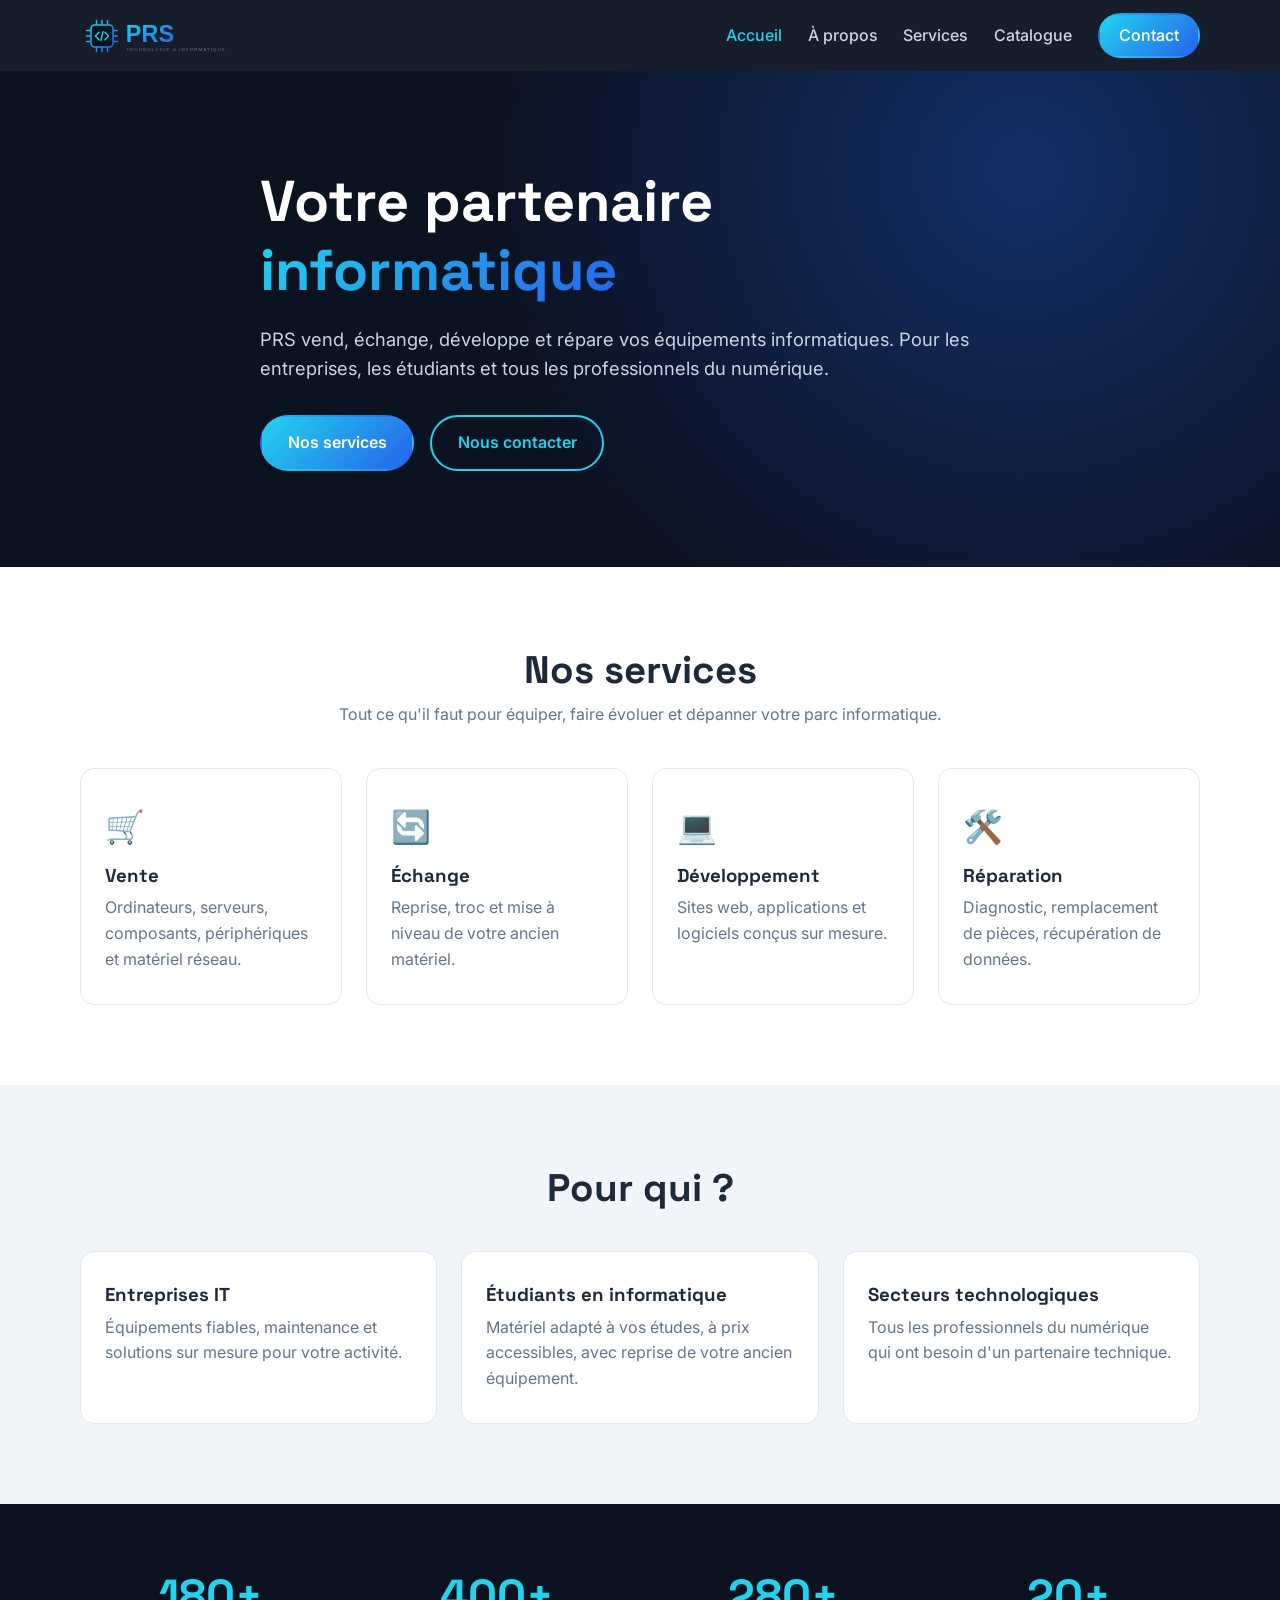
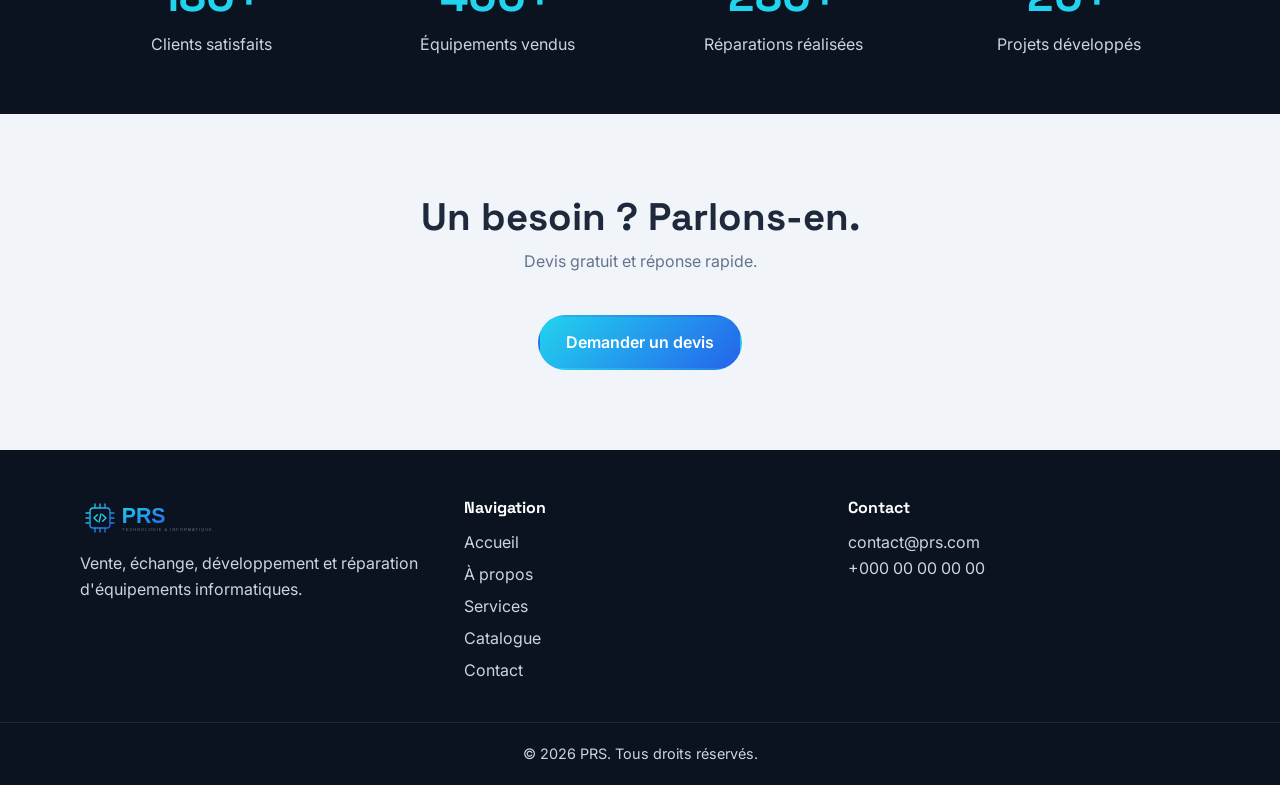
<file: index.html>
<!DOCTYPE html>
<html lang="fr">
<head>
  <meta charset="UTF-8">
  <meta name="viewport" content="width=device-width, initial-scale=1">
  <title>PRS | Vente, échange, développement et réparation informatique</title>
  <meta name="description" content="PRS : entreprise de technologie et d'informatique. Vente, échange, développement et réparation d'équipements informatiques.">
  <link rel="icon" href="img/logo-prs.svg" type="image/svg+xml">
  <link rel="preconnect" href="https://fonts.googleapis.com">
  <link rel="preconnect" href="https://fonts.gstatic.com" crossorigin>
  <link href="https://fonts.googleapis.com/css2?family=Inter:wght@400;500;600&family=JetBrains+Mono:wght@500&family=Space+Grotesk:wght@600;700&display=swap" rel="stylesheet">
  <link rel="stylesheet" href="css/style.css">
</head>
<body>

  <!-- EN-TÊTE -->
  <header class="header">
    <div class="container nav">
      <a href="index.html" class="logo"><img src="img/logo-prs.svg" alt="Logo PRS" height="44"></a>
      <button class="burger" id="burger" aria-label="Ouvrir le menu" aria-expanded="false">☰</button>
      <nav id="menu" class="menu">
        <a href="index.html" class="active">Accueil</a>
        <a href="a-propos.html">À propos</a>
        <a href="services.html">Services</a>
        <a href="catalogue.html">Catalogue</a>
        <a href="contact.html" class="btn btn-small">Contact</a>
      </nav>
    </div>
  </header>

  <main>
    <!-- BANNIÈRE -->
    <section class="hero">
      <div class="container hero-inner">
        <h1>Votre partenaire <span class="grad">informatique</span></h1>
        <p class="lead">PRS vend, échange, développe et répare vos équipements informatiques. Pour les entreprises, les étudiants et tous les professionnels du numérique.</p>
        <div class="actions">
          <a href="services.html" class="btn">Nos services</a>
          <a href="contact.html" class="btn btn-outline">Nous contacter</a>
        </div>
      </div>
    </section>

    <!-- SERVICES -->
    <section class="section">
      <div class="container">
        <h2>Nos services</h2>
        <p class="sub">Tout ce qu'il faut pour équiper, faire évoluer et dépanner votre parc informatique.</p>
        <div class="grid grid-4">
          <article class="card">
            <div class="icon">🛒</div>
            <h3>Vente</h3>
            <p>Ordinateurs, serveurs, composants, périphériques et matériel réseau.</p>
          </article>
          <article class="card">
            <div class="icon">🔄</div>
            <h3>Échange</h3>
            <p>Reprise, troc et mise à niveau de votre ancien matériel.</p>
          </article>
          <article class="card">
            <div class="icon">💻</div>
            <h3>Développement</h3>
            <p>Sites web, applications et logiciels conçus sur mesure.</p>
          </article>
          <article class="card">
            <div class="icon">🛠️</div>
            <h3>Réparation</h3>
            <p>Diagnostic, remplacement de pièces, récupération de données.</p>
          </article>
        </div>
      </div>
    </section>

    <!-- POUR QUI -->
    <section class="section section-light">
      <div class="container">
        <h2>Pour qui ?</h2>
        <div class="grid grid-3">
          <article class="card">
            <h3>Entreprises IT</h3>
            <p>Équipements fiables, maintenance et solutions sur mesure pour votre activité.</p>
          </article>
          <article class="card">
            <h3>Étudiants en informatique</h3>
            <p>Matériel adapté à vos études, à prix accessibles, avec reprise de votre ancien équipement.</p>
          </article>
          <article class="card">
            <h3>Secteurs technologiques</h3>
            <p>Tous les professionnels du numérique qui ont besoin d'un partenaire technique.</p>
          </article>
        </div>
      </div>
    </section>

    <!-- CHIFFRES CLÉS -->
    <section class="stats">
      <div class="container grid grid-4">
        <div><strong class="count" data-target="500">0</strong><span>Clients satisfaits</span></div>
        <div><strong class="count" data-target="1200">0</strong><span>Équipements vendus</span></div>
        <div><strong class="count" data-target="800">0</strong><span>Réparations réalisées</span></div>
        <div><strong class="count" data-target="60">0</strong><span>Projets développés</span></div>
      </div>
    </section>

    <!-- APPEL À L'ACTION -->
    <section class="section cta">
      <div class="container">
        <h2>Un besoin ? Parlons-en.</h2>
        <p class="sub">Devis gratuit et réponse rapide.</p>
        <a href="contact.html" class="btn">Demander un devis</a>
      </div>
    </section>
  </main>

  <!-- PIED DE PAGE -->
  <footer class="footer">
    <div class="container footer-inner">
      <div>
        <img src="img/logo-prs.svg" alt="Logo PRS" height="40">
        <p>Vente, échange, développement et réparation d'équipements informatiques.</p>
      </div>
      <div>
        <h4>Navigation</h4>
        <a href="index.html">Accueil</a>
        <a href="a-propos.html">À propos</a>
        <a href="services.html">Services</a>
        <a href="catalogue.html">Catalogue</a>
        <a href="contact.html">Contact</a>
      </div>
      <div>
        <h4>Contact</h4>
        <p>contact@prs.com</p>
        <p>+000 00 00 00 00</p>
      </div>
    </div>
    <p class="copy">© <span id="year"></span> PRS. Tous droits réservés.</p>
  </footer>

  <script src="js/main.js"></script>
</body>
</html>
</file>
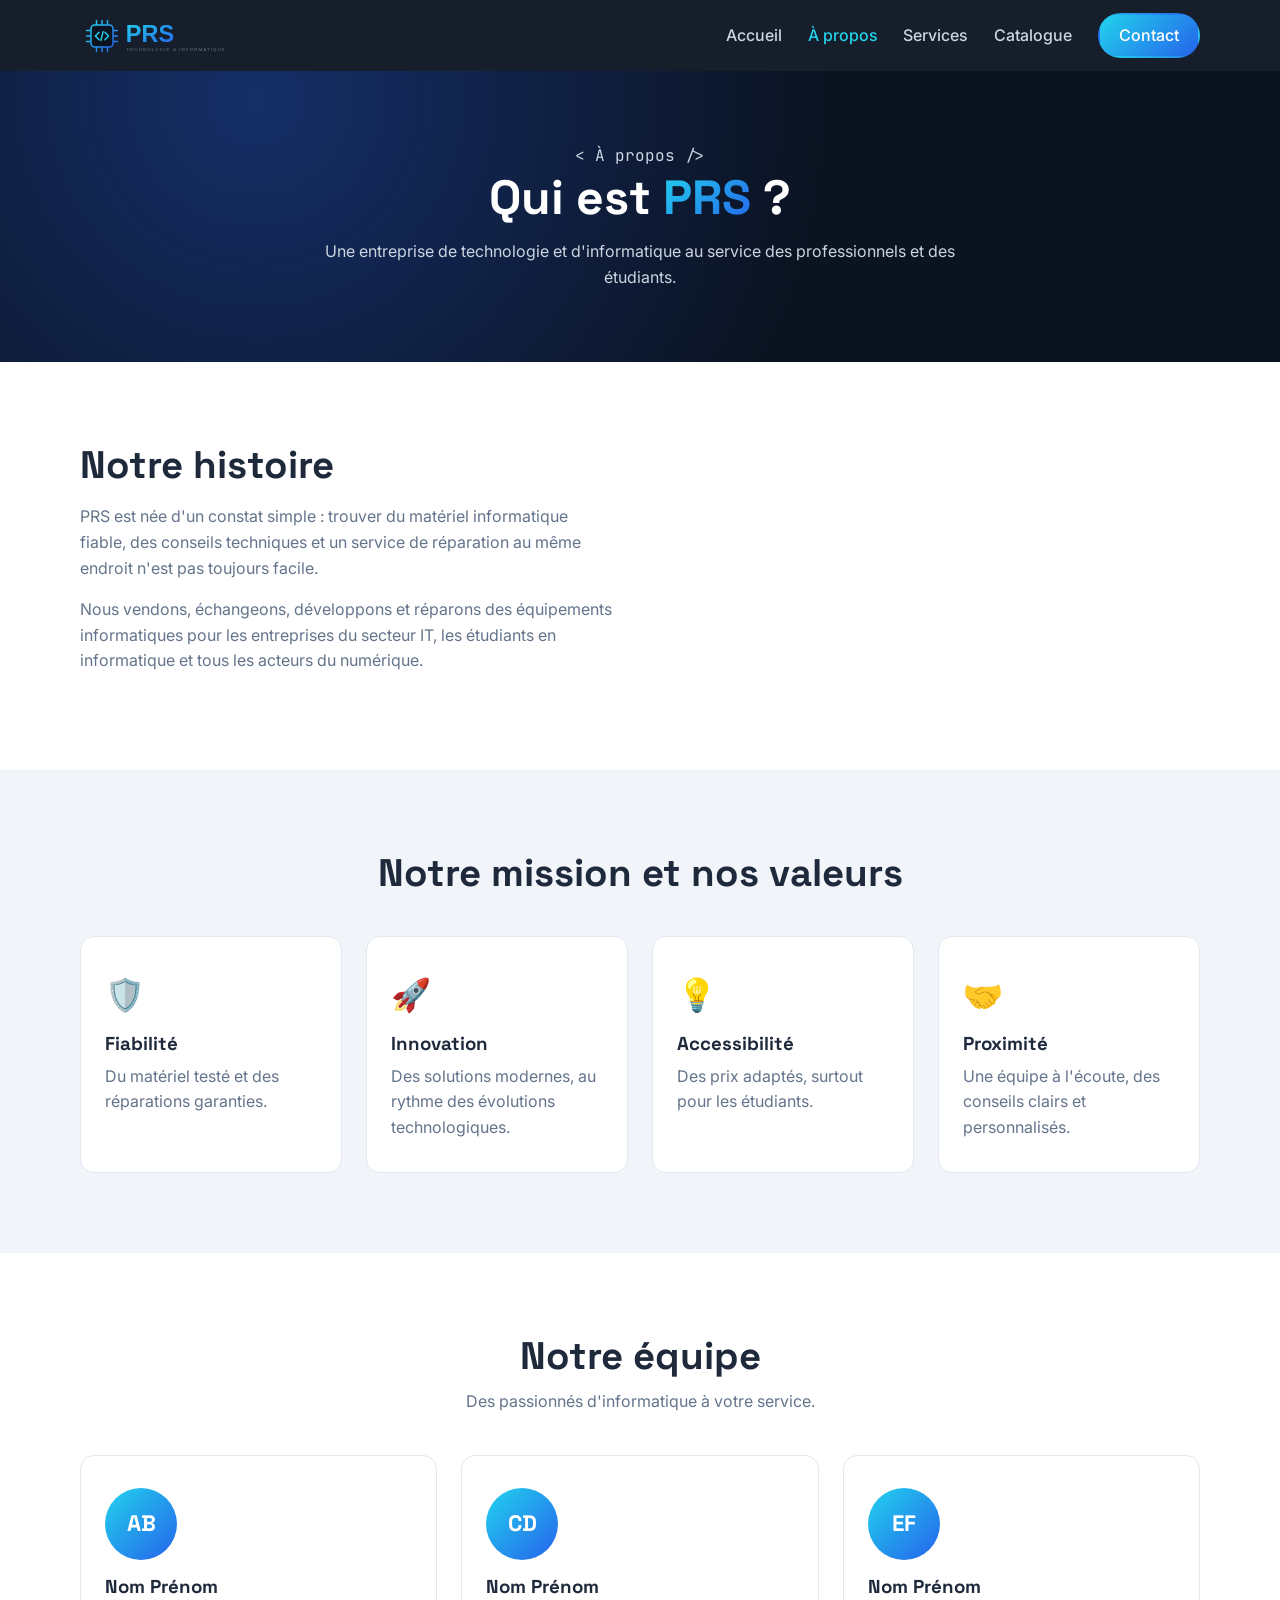
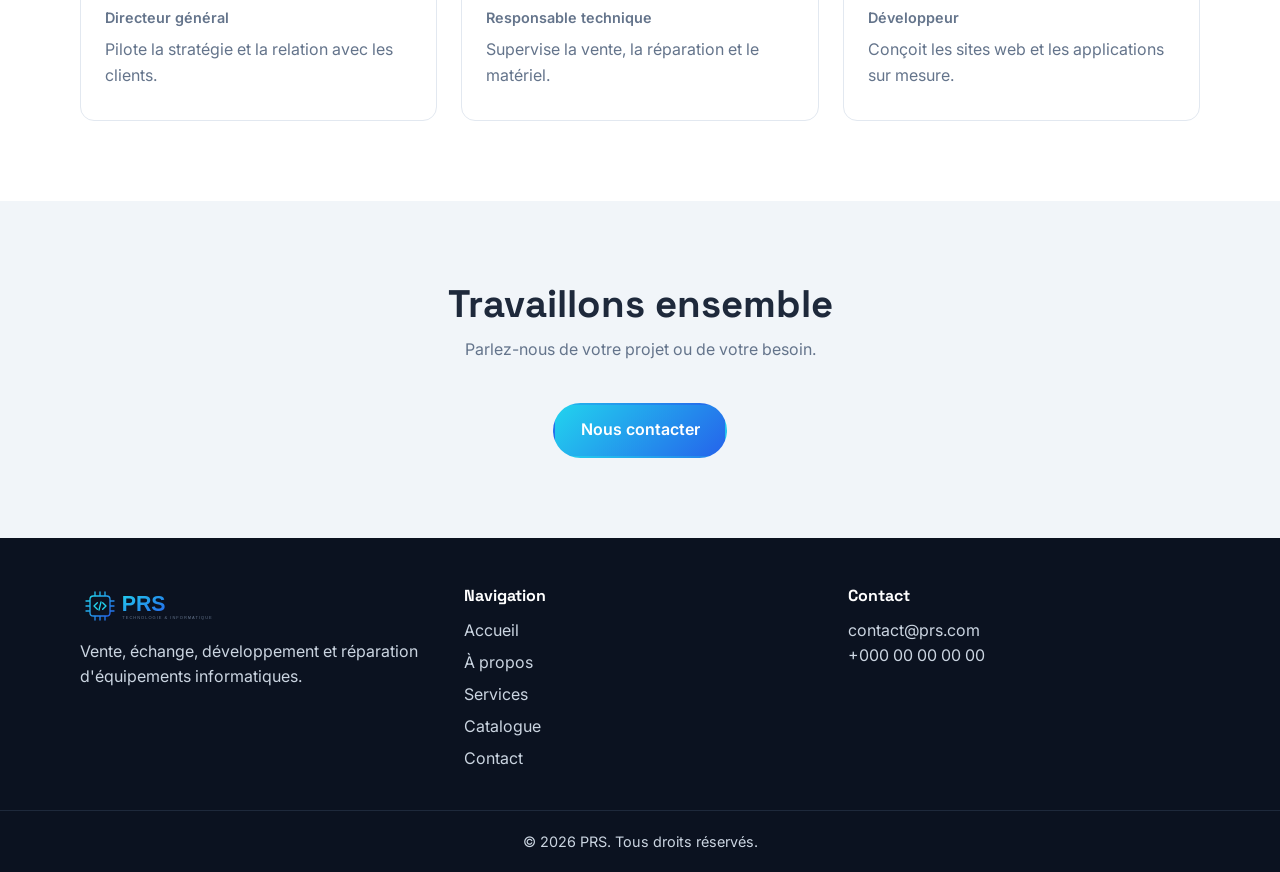
<file: a-propos.html>
<!DOCTYPE html>
<html lang="fr">
<head>
  <meta charset="UTF-8">
  <meta name="viewport" content="width=device-width, initial-scale=1">
  <title>À propos | PRS</title>
  <meta name="description" content="Découvrez PRS, entreprise de technologie et d'informatique : notre mission, nos valeurs et notre équipe.">
  <link rel="icon" href="img/logo-prs.svg" type="image/svg+xml">
  <link rel="preconnect" href="https://fonts.googleapis.com">
  <link rel="preconnect" href="https://fonts.gstatic.com" crossorigin>
  <link href="https://fonts.googleapis.com/css2?family=Inter:wght@400;500;600&family=JetBrains+Mono:wght@500&family=Space+Grotesk:wght@600;700&display=swap" rel="stylesheet">
  <link rel="stylesheet" href="css/style.css">
  <link rel="stylesheet" href="css/pages.css">
</head>
<body>

  <!-- EN-TÊTE -->
  <header class="header">
    <div class="container nav">
      <a href="index.html" class="logo"><img src="img/logo-prs.svg" alt="Logo PRS" height="44"></a>
      <button class="burger" id="burger" aria-label="Ouvrir le menu" aria-expanded="false">☰</button>
      <nav id="menu" class="menu">
        <a href="index.html">Accueil</a>
        <a href="a-propos.html" class="active">À propos</a>
        <a href="services.html">Services</a>
        <a href="catalogue.html">Catalogue</a>
        <a href="contact.html" class="btn btn-small">Contact</a>
      </nav>
    </div>
  </header>

  <main>
    <section class="page-hero">
      <div class="container">
        <p class="tag">&lt; À propos /&gt;</p>
        <h1>Qui est <span class="grad">PRS</span> ?</h1>
        <p>Une entreprise de technologie et d'informatique au service des professionnels et des étudiants.</p>
      </div>
    </section>

    <!-- PRÉSENTATION -->
    <section class="section">
      <div class="container split">
        <div>
          <h2>Notre histoire</h2>
          <p>PRS est née d'un constat simple : trouver du matériel informatique fiable, des conseils techniques et un service de réparation au même endroit n'est pas toujours facile.</p>
          <p>Nous vendons, échangeons, développons et réparons des équipements informatiques pour les entreprises du secteur IT, les étudiants en informatique et tous les acteurs du numérique.</p>
        </div>
      </div>
    </section>

    <!-- MISSION ET VALEURS -->
    <section class="section section-light">
      <div class="container">
        <h2>Notre mission et nos valeurs</h2>
        <div class="grid grid-4">
          <article class="card">
            <div class="icon">🛡️</div>
            <h3>Fiabilité</h3>
            <p>Du matériel testé et des réparations garanties.</p>
          </article>
          <article class="card">
            <div class="icon">🚀</div>
            <h3>Innovation</h3>
            <p>Des solutions modernes, au rythme des évolutions technologiques.</p>
          </article>
          <article class="card">
            <div class="icon">💡</div>
            <h3>Accessibilité</h3>
            <p>Des prix adaptés, surtout pour les étudiants.</p>
          </article>
          <article class="card">
            <div class="icon">🤝</div>
            <h3>Proximité</h3>
            <p>Une équipe à l'écoute, des conseils clairs et personnalisés.</p>
          </article>
        </div>
      </div>
    </section>

    <!-- ÉQUIPE -->
    <section class="section">
      <div class="container">
        <h2>Notre équipe</h2>
        <p class="sub">Des passionnés d'informatique à votre service.</p>
        <div class="grid grid-3">
          <article class="card">
            <div class="avatar">AB</div>
            <h3>Nom Prénom</h3>
            <p class="role">Directeur général</p>
            <p>Pilote la stratégie et la relation avec les clients.</p>
          </article>
          <article class="card">
            <div class="avatar">CD</div>
            <h3>Nom Prénom</h3>
            <p class="role">Responsable technique</p>
            <p>Supervise la vente, la réparation et le matériel.</p>
          </article>
          <article class="card">
            <div class="avatar">EF</div>
            <h3>Nom Prénom</h3>
            <p class="role">Développeur</p>
            <p>Conçoit les sites web et les applications sur mesure.</p>
          </article>
        </div>
      </div>
    </section>

    <section class="section cta">
      <div class="container">
        <h2>Travaillons ensemble</h2>
        <p class="sub">Parlez-nous de votre projet ou de votre besoin.</p>
        <a href="contact.html" class="btn">Nous contacter</a>
      </div>
    </section>
  </main>

  <!-- PIED DE PAGE -->
  <footer class="footer">
    <div class="container footer-inner">
      <div>
        <img src="img/logo-prs.svg" alt="Logo PRS" height="40">
        <p>Vente, échange, développement et réparation d'équipements informatiques.</p>
      </div>
      <div>
        <h4>Navigation</h4>
        <a href="index.html">Accueil</a>
        <a href="a-propos.html">À propos</a>
        <a href="services.html">Services</a>
        <a href="catalogue.html">Catalogue</a>
        <a href="contact.html">Contact</a>
      </div>
      <div>
        <h4>Contact</h4>
        <p>contact@prs.com</p>
        <p>+000 00 00 00 00</p>
      </div>
    </div>
    <p class="copy">© <span id="year"></span> PRS. Tous droits réservés.</p>
  </footer>

  <script src="js/main.js"></script>
</body>
</html>
</file>
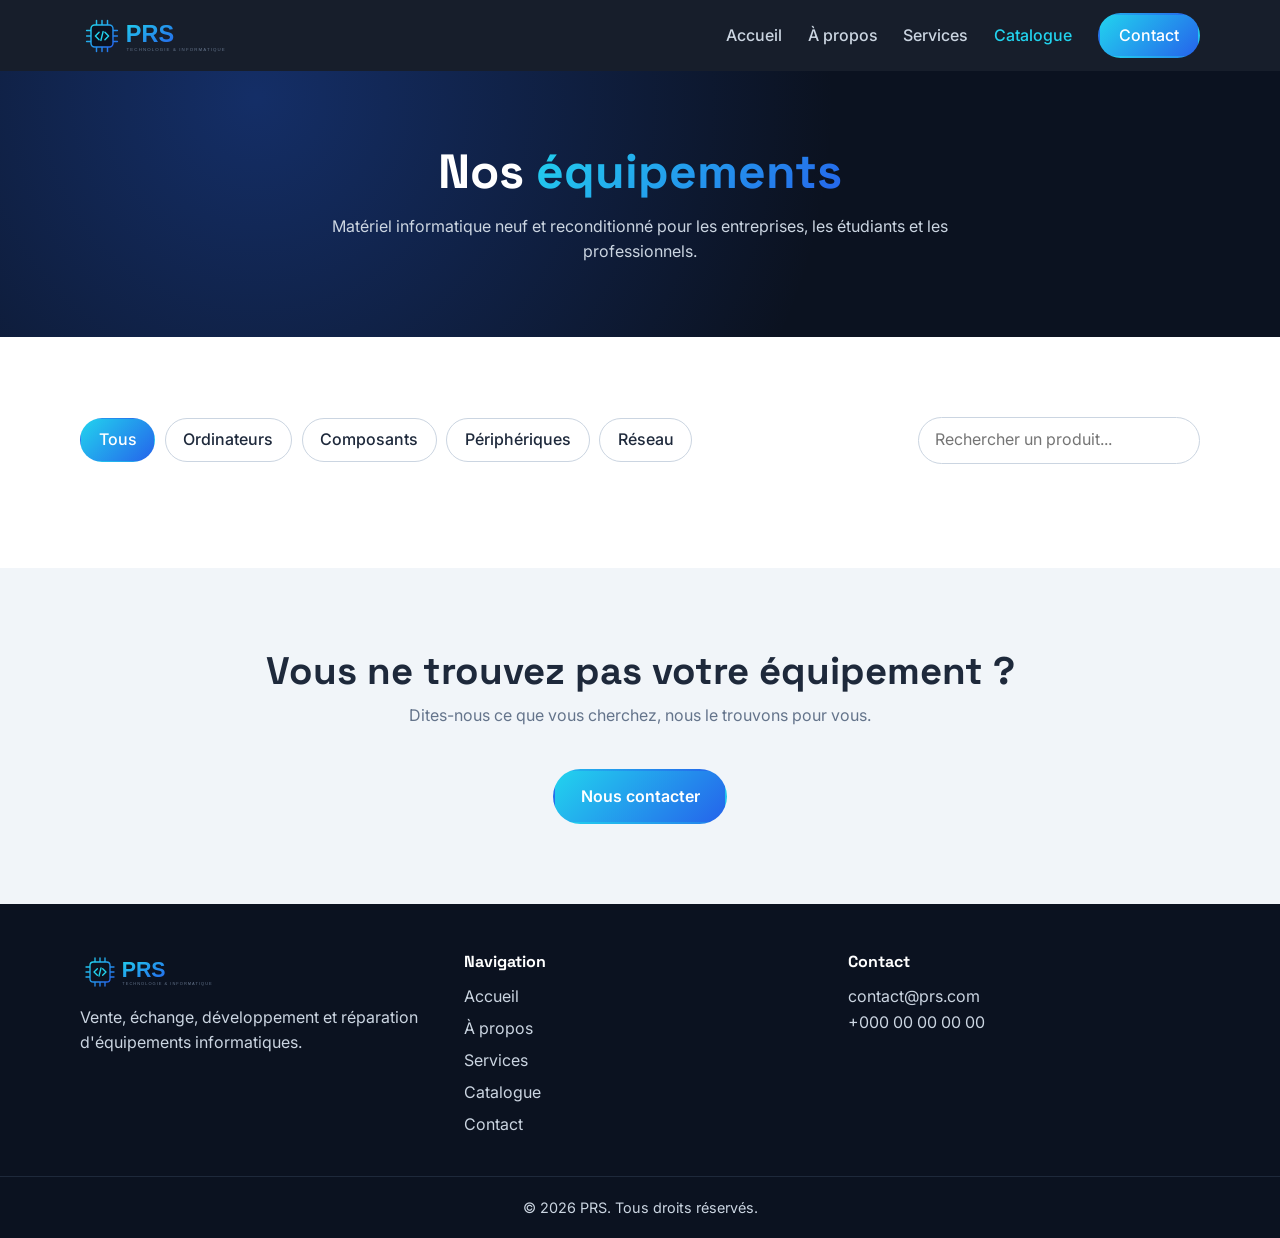
<file: catalogue.html>
<!DOCTYPE html>
<html lang="fr">
<head>
  <meta charset="UTF-8">
  <meta name="viewport" content="width=device-width, initial-scale=1">
  <title>Catalogue | PRS</title>
  <meta name="description" content="Catalogue PRS : ordinateurs, composants, périphériques et matériel réseau, neufs et reconditionnés.">
  <link rel="icon" href="img/logo-prs.svg" type="image/svg+xml">
  <link rel="preconnect" href="https://fonts.googleapis.com">
  <link rel="preconnect" href="https://fonts.gstatic.com" crossorigin>
  <link href="https://fonts.googleapis.com/css2?family=Inter:wght@400;500;600&family=JetBrains+Mono:wght@500&family=Space+Grotesk:wght@600;700&display=swap" rel="stylesheet">
  <link rel="stylesheet" href="css/style.css">
  <link rel="stylesheet" href="css/pages.css">
  <link rel="stylesheet" href="css/catalogue.css">
</head>
<body>

  <!-- EN-TÊTE -->
  <header class="header">
    <div class="container nav">
      <a href="index.html" class="logo"><img src="img/logo-prs.svg" alt="Logo PRS" height="44"></a>
      <button class="burger" id="burger" aria-label="Ouvrir le menu" aria-expanded="false">☰</button>
      <nav id="menu" class="menu">
        <a href="index.html">Accueil</a>
        <a href="a-propos.html">À propos</a>
        <a href="services.html">Services</a>
        <a href="catalogue.html" class="active">Catalogue</a>
        <a href="contact.html" class="btn btn-small">Contact</a>
      </nav>
    </div>
  </header>

  <main>
    <section class="page-hero">
      <div class="container">
        <h1>Nos <span class="grad">équipements</span></h1>
        <p>Matériel informatique neuf et reconditionné pour les entreprises, les étudiants et les professionnels.</p>
      </div>
    </section>

    <section class="section">
      <div class="container">

        <div class="toolbar">
          <div class="filters">
            <button class="filter-btn active" data-cat="Tous">Tous</button>
            <button class="filter-btn" data-cat="Ordinateurs">Ordinateurs</button>
            <button class="filter-btn" data-cat="Composants">Composants</button>
            <button class="filter-btn" data-cat="Périphériques">Périphériques</button>
            <button class="filter-btn" data-cat="Réseau">Réseau</button>
          </div>
          <input type="search" id="recherche" class="search" placeholder="Rechercher un produit..." aria-label="Rechercher un produit">
        </div>

        <p class="result-count" id="compteur"></p>

        <div class="grid grid-4" id="grille"></div>
        <p class="empty" id="vide">Aucun produit ne correspond à votre recherche.</p>

      </div>
    </section>

    <section class="section cta">
      <div class="container">
        <h2>Vous ne trouvez pas votre équipement ?</h2>
        <p class="sub">Dites-nous ce que vous cherchez, nous le trouvons pour vous.</p>
        <a href="contact.html" class="btn">Nous contacter</a>
      </div>
    </section>
  </main>

  <!-- PIED DE PAGE -->
  <footer class="footer">
    <div class="container footer-inner">
      <div>
        <img src="img/logo-prs.svg" alt="Logo PRS" height="40">
        <p>Vente, échange, développement et réparation d'équipements informatiques.</p>
      </div>
      <div>
        <h4>Navigation</h4>
        <a href="index.html">Accueil</a>
        <a href="a-propos.html">À propos</a>
        <a href="services.html">Services</a>
        <a href="catalogue.html">Catalogue</a>
        <a href="contact.html">Contact</a>
      </div>
      <div>
        <h4>Contact</h4>
        <p>contact@prs.com</p>
        <p>+000 00 00 00 00</p>
      </div>
    </div>
    <p class="copy">© <span id="year"></span> PRS. Tous droits réservés.</p>
  </footer>

  <script src="js/main.js"></script>
  <script src="js/catalogue.js"></script>
</body>
</html>
</file>
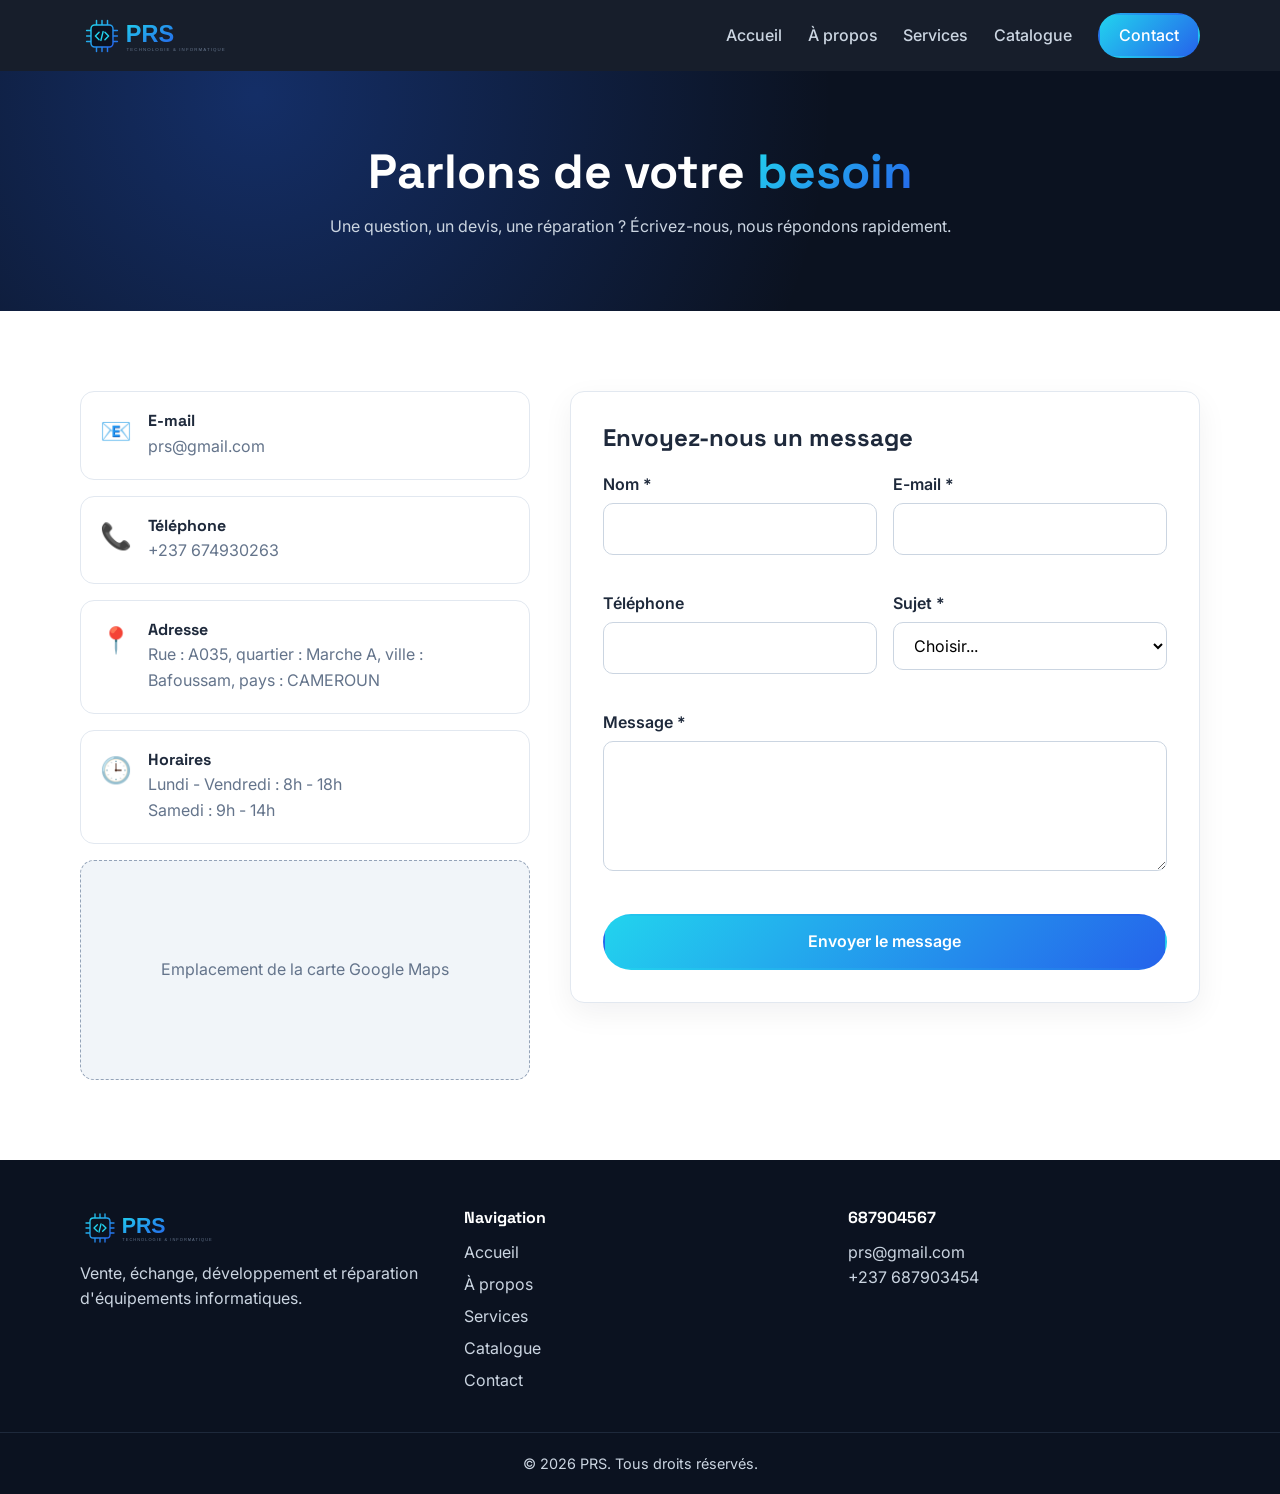
<file: contact.html>
<!DOCTYPE html>
<html lang="fr">
<head>
  <meta charset="UTF-8">
  <meta name="viewport" content="width=device-width, initial-scale=1">
  <title>Contact | PRS</title>
  <meta name="description" content="Contactez PRS pour un devis : vente, échange, développement ou réparation d'équipements informatiques.">
  <link rel="icon" href="img/logo-prs.svg" type="image/svg+xml">
  <link rel="preconnect" href="https://fonts.googleapis.com">
  <link rel="preconnect" href="https://fonts.gstatic.com" crossorigin>
  <link href="https://fonts.googleapis.com/css2?family=Inter:wght@400;500;600&family=JetBrains+Mono:wght@500&family=Space+Grotesk:wght@600;700&display=swap" rel="stylesheet">
  <link rel="stylesheet" href="css/style.css">
  <link rel="stylesheet" href="css/pages.css">
  <link rel="stylesheet" href="css/contact.css">
</head>
<body>

  <!-- EN-TÊTE -->
  <header class="header">
    <div class="container nav">
      <a href="index.html" class="logo"><img src="img/logo-prs.svg" alt="Logo PRS" height="44"></a>
      <button class="burger" id="burger" aria-label="Ouvrir le menu" aria-expanded="false">☰</button>
      <nav id="menu" class="menu">
        <a href="index.html">Accueil</a>
        <a href="a-propos.html">À propos</a>
        <a href="services.html">Services</a>
        <a href="catalogue.html">Catalogue</a>
        <a href="contact.html" class="btn btn-small">Contact</a>
      </nav>
    </div>
  </header>

  <main>
    <section class="page-hero">
      <div class="container">
        <h1>Parlons de votre <span class="grad">besoin</span></h1>
        <p>Une question, un devis, une réparation ? Écrivez-nous, nous répondons rapidement.</p>
      </div>
    </section>

    <section class="section">
      <div class="container contact-grid">

        <!-- COORDONNÉES : À REMPLIR AVEC LES VRAIES INFORMATIONS -->
        <div>
          <div class="info-list">
            <div class="info-item">
              <span class="icon">📧</span>
              <div><h3>E-mail</h3><p>prs@gmail.com</p></div> <!-- À REMPLIR -->
            </div>
            <div class="info-item">
              <span class="icon">📞</span>
              <div><h3>Téléphone</h3><p>+237 674930263</p></div> <!-- À REMPLIR -->
            </div>
            <div class="info-item">
              <span class="icon">📍</span>
              <div><h3>Adresse</h3><p>Rue : A035, quartier : Marche A, ville : Bafoussam, pays : CAMEROUN</p></div> <!-- À REMPLIR -->
            </div>
            <div class="info-item">
              <span class="icon">🕒</span>
              <div><h3>Horaires</h3><p>Lundi - Vendredi : 8h - 18h<br>Samedi : 9h - 14h</p></div> <!-- À REMPLIR -->
            </div>
          </div>

          <!-- CARTE : remplace ce bloc par le code « Intégrer une carte » de Google Maps -->
          <div class="map-box">
            Emplacement de la carte Google Maps
            <!-- <iframe src="COLLE_ICI_LE_LIEN_GOOGLE_MAPS" loading="lazy"></iframe> -->
          </div>
        </div>

        <!-- FORMULAIRE -->
        <div class="form-box">
          <h2>Envoyez-nous un message</h2>
          <form id="contact-form" novalidate>
            <div class="row">
              <div class="field">
                <label for="nom">Nom *</label>
                <input type="text" id="nom" name="nom" autocomplete="name">
                <span class="error"></span>
              </div>
              <div class="field">
                <label for="email">E-mail *</label>
                <input type="email" id="email" name="email" autocomplete="email">
                <span class="error"></span>
              </div>
            </div>

            <div class="row">
              <div class="field">
                <label for="telephone">Téléphone</label>
                <input type="tel" id="telephone" name="telephone" autocomplete="tel">
                <span class="error"></span>
              </div>
              <div class="field">
                <label for="sujet">Sujet *</label>
                <select id="sujet" name="sujet">
                  <option value="">Choisir...</option>
                  <option>Vente</option>
                  <option>Échange</option>
                  <option>Développement</option>
                  <option>Réparation</option>
                  <option>Autre</option>
                </select>
                <span class="error"></span>
              </div>
            </div>

            <div class="field">
              <label for="message">Message *</label>
              <textarea id="message" name="message"></textarea>
              <span class="error"></span>
            </div>

            <button type="submit" class="btn">Envoyer le message</button>
            <p class="success" id="succes">Merci ! Votre messagerie s'est ouverte avec votre message : il ne reste qu'à l'envoyer.</p>
          </form>
        </div>

      </div>
    </section>
  </main>

  <!-- PIED DE PAGE -->
  <footer class="footer">
    <div class="container footer-inner">
      <div>
        <img src="img/logo-prs.svg" alt="Logo PRS" height="40">
        <p>Vente, échange, développement et réparation d'équipements informatiques.</p>
      </div>
      <div>
        <h4>Navigation</h4>
        <a href="index.html">Accueil</a>
        <a href="a-propos.html">À propos</a>
        <a href="services.html">Services</a>
        <a href="catalogue.html">Catalogue</a>
        <a href="contact.html">Contact</a>
      </div>
      <div>
        <h4>687904567</h4>
        <p>prs@gmail.com</p>
        <p>+237 687903454</p>
      </div>
    </div>
    <p class="copy">© <span id="year"></span> PRS. Tous droits réservés.</p>
  </footer>

  <script src="js/main.js"></script>
  <script src="js/contact.js"></script>
</body>
</html>
</file>
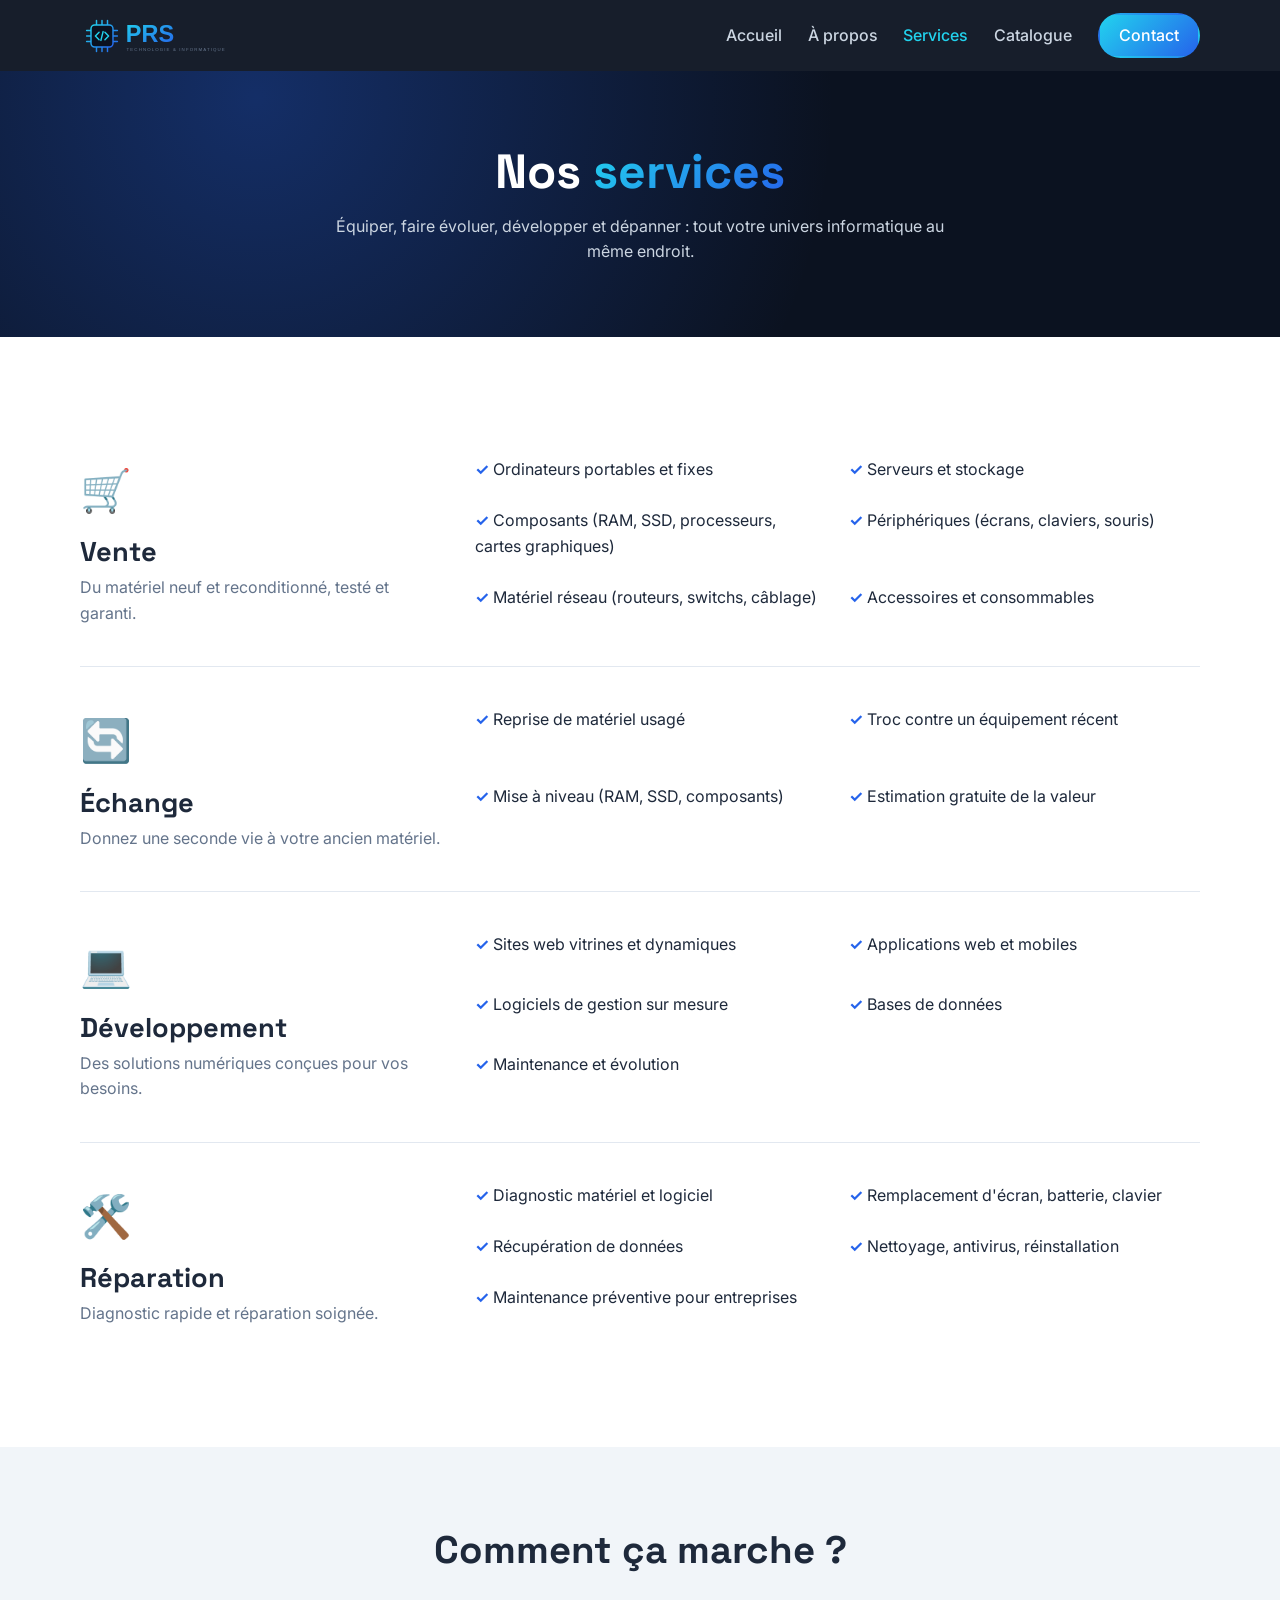
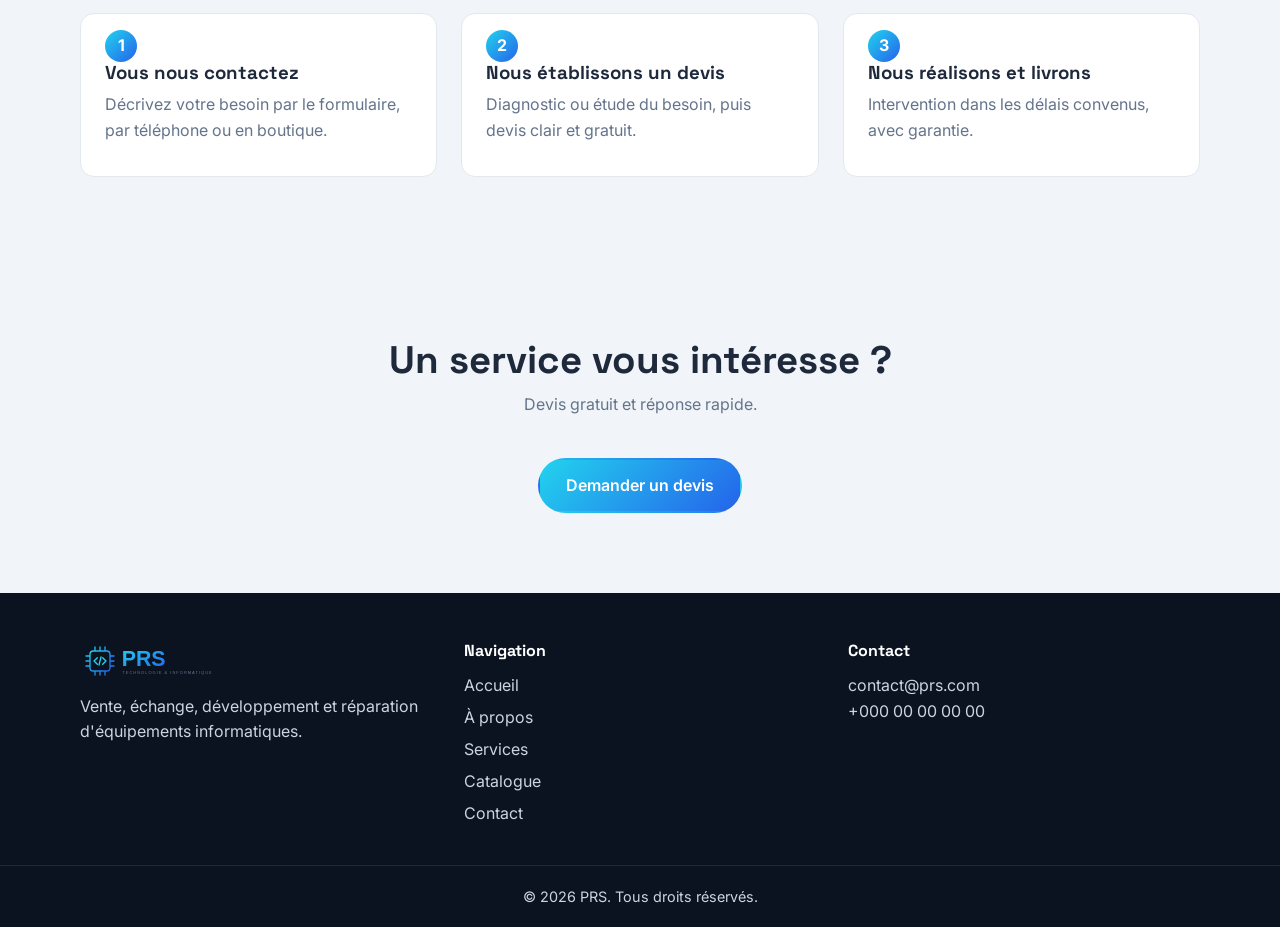
<file: services.html>
<!DOCTYPE html>
<html lang="fr">
<head>
  <meta charset="UTF-8">
  <meta name="viewport" content="width=device-width, initial-scale=1">
  <title>Services | PRS</title>
  <meta name="description" content="Vente, échange, développement et réparation d'équipements informatiques : découvrez les services PRS.">
  <link rel="icon" href="img/logo-prs.svg" type="image/svg+xml">
  <link rel="preconnect" href="https://fonts.googleapis.com">
  <link rel="preconnect" href="https://fonts.gstatic.com" crossorigin>
  <link href="https://fonts.googleapis.com/css2?family=Inter:wght@400;500;600&family=JetBrains+Mono:wght@500&family=Space+Grotesk:wght@600;700&display=swap" rel="stylesheet">
  <link rel="stylesheet" href="css/style.css">
  <link rel="stylesheet" href="css/pages.css">
</head>
<body>

  <!-- EN-TÊTE -->
  <header class="header">
    <div class="container nav">
      <a href="index.html" class="logo"><img src="img/logo-prs.svg" alt="Logo PRS" height="44"></a>
      <button class="burger" id="burger" aria-label="Ouvrir le menu" aria-expanded="false">☰</button>
      <nav id="menu" class="menu">
        <a href="index.html">Accueil</a>
        <a href="a-propos.html">À propos</a>
        <a href="services.html" class="active">Services</a>
        <a href="catalogue.html">Catalogue</a>
        <a href="contact.html" class="btn btn-small">Contact</a>
      </nav>
    </div>
  </header>

  <main>
    <section class="page-hero">
      <div class="container">
        <h1>Nos <span class="grad">services</span></h1>
        <p>Équiper, faire évoluer, développer et dépanner : tout votre univers informatique au même endroit.</p>
      </div>
    </section>

    <!-- LES 4 SERVICES -->
    <section class="section">
      <div class="container">

        <article class="service-block" id="vente">
          <div><div class="icon">🛒</div><h2>Vente</h2><p>Du matériel neuf et reconditionné, testé et garanti.</p></div>
          <ul class="checklist">
            <li>Ordinateurs portables et fixes</li>
            <li>Serveurs et stockage</li>
            <li>Composants (RAM, SSD, processeurs, cartes graphiques)</li>
            <li>Périphériques (écrans, claviers, souris)</li>
            <li>Matériel réseau (routeurs, switchs, câblage)</li>
            <li>Accessoires et consommables</li>
          </ul>
        </article>

        <article class="service-block" id="echange">
          <div><div class="icon">🔄</div><h2>Échange</h2><p>Donnez une seconde vie à votre ancien matériel.</p></div>
          <ul class="checklist">
            <li>Reprise de matériel usagé</li>
            <li>Troc contre un équipement récent</li>
            <li>Mise à niveau (RAM, SSD, composants)</li>
            <li>Estimation gratuite de la valeur</li>
          </ul>
        </article>

        <article class="service-block" id="developpement">
          <div><div class="icon">💻</div><h2>Développement</h2><p>Des solutions numériques conçues pour vos besoins.</p></div>
          <ul class="checklist">
            <li>Sites web vitrines et dynamiques</li>
            <li>Applications web et mobiles</li>
            <li>Logiciels de gestion sur mesure</li>
            <li>Bases de données</li>
            <li>Maintenance et évolution</li>
          </ul>
        </article>

        <article class="service-block" id="reparation">
          <div><div class="icon">🛠️</div><h2>Réparation</h2><p>Diagnostic rapide et réparation soignée.</p></div>
          <ul class="checklist">
            <li>Diagnostic matériel et logiciel</li>
            <li>Remplacement d'écran, batterie, clavier</li>
            <li>Récupération de données</li>
            <li>Nettoyage, antivirus, réinstallation</li>
            <li>Maintenance préventive pour entreprises</li>
          </ul>
        </article>

      </div>
    </section>

    <!-- COMMENT ÇA MARCHE -->
    <section class="section section-light">
      <div class="container">
        <h2>Comment ça marche ?</h2>
        <div class="grid grid-3 steps">
          <article class="card">
            <h3>Vous nous contactez</h3>
            <p>Décrivez votre besoin par le formulaire, par téléphone ou en boutique.</p>
          </article>
          <article class="card">
            <h3>Nous établissons un devis</h3>
            <p>Diagnostic ou étude du besoin, puis devis clair et gratuit.</p>
          </article>
          <article class="card">
            <h3>Nous réalisons et livrons</h3>
            <p>Intervention dans les délais convenus, avec garantie.</p>
          </article>
        </div>
      </div>
    </section>

    <section class="section cta">
      <div class="container">
        <h2>Un service vous intéresse ?</h2>
        <p class="sub">Devis gratuit et réponse rapide.</p>
        <a href="contact.html" class="btn">Demander un devis</a>
      </div>
    </section>
  </main>

  <!-- PIED DE PAGE -->
  <footer class="footer">
    <div class="container footer-inner">
      <div>
        <img src="img/logo-prs.svg" alt="Logo PRS" height="40">
        <p>Vente, échange, développement et réparation d'équipements informatiques.</p>
      </div>
      <div>
        <h4>Navigation</h4>
        <a href="index.html">Accueil</a>
        <a href="a-propos.html">À propos</a>
        <a href="services.html">Services</a>
        <a href="catalogue.html">Catalogue</a>
        <a href="contact.html">Contact</a>
      </div>
      <div>
        <h4>Contact</h4>
        <p>contact@prs.com</p>
        <p>+000 00 00 00 00</p>
      </div>
    </div>
    <p class="copy">© <span id="year"></span> PRS. Tous droits réservés.</p>
  </footer>

  <script src="js/main.js"></script>
</body>
</html>
</file>
<file: css/style.css>
:root {
  --navy: #0B1220;
  --blue: #2563EB;
  --cyan: #22D3EE;
  --light: #F1F5F9;
  --text: #1E293B;
  --muted: #64748B;
  --grad: linear-gradient(135deg, var(--cyan), var(--blue));
  --radius: 14px;
}

* { box-sizing: border-box; margin: 0; padding: 0; }
html { scroll-behavior: smooth; }
body { font-family: 'Inter', system-ui, sans-serif; color: var(--text); line-height: 1.6; background: #fff; }
img { max-width: 100%; display: block; }
a { text-decoration: none; color: inherit; }
h1, h2, h3, h4 { font-family: 'Space Grotesk', 'Segoe UI', sans-serif; line-height: 1.2; }

.container { width: min(1120px, 92%); margin: 0 auto; }
.grad { background: var(--grad); -webkit-background-clip: text; background-clip: text; color: transparent; }

/* Boutons */
.btn { display: inline-block; padding: .8rem 1.6rem; border-radius: 999px; background: var(--grad); color: #fff; font-weight: 600; border: 2px solid transparent; transition: transform .2s, box-shadow .2s; }
.btn:hover { transform: translateY(-2px); box-shadow: 0 8px 20px rgba(37, 99, 235, .35); }
.btn-outline { background: transparent; border-color: var(--cyan); color: var(--cyan); }
.btn-small { padding: .5rem 1.2rem; }

/* En-tête */
.header { position: sticky; top: 0; z-index: 10; background: rgba(11, 18, 32, .95); backdrop-filter: blur(8px); }
.nav { display: flex; align-items: center; justify-content: space-between; padding: .8rem 0; }
.menu { display: flex; align-items: center; gap: 1.6rem; }
.menu a { color: #CBD5E1; font-weight: 500; transition: color .2s; }
.menu a:hover, .menu a.active { color: var(--cyan); }
.menu a.btn { color: #fff; }
.burger { display: none; background: none; border: 0; color: #fff; font-size: 1.8rem; cursor: pointer; }

/* Bannière */
.hero { background: radial-gradient(circle at 80% 20%, rgba(37, 99, 235, .35), transparent 50%), var(--navy); color: #fff; padding: 6rem 0; }
.hero-inner { max-width: 760px; }
.tag { font-family: 'JetBrains Mono', monospace; color: var(--cyan); margin-bottom: 1rem; }
.hero h1 { font-size: clamp(2.2rem, 6vw, 3.6rem); margin-bottom: 1.2rem; }
.lead { color: #CBD5E1; font-size: 1.15rem; margin-bottom: 2rem; }
.actions { display: flex; flex-wrap: wrap; gap: 1rem; }

/* Sections */
.section { padding: 5rem 0; text-align: center; }
.section-light { background: var(--light); }
.section h2 { font-size: clamp(1.8rem, 4vw, 2.4rem); margin-bottom: .6rem; }
.sub { color: var(--muted); margin-bottom: 2.5rem; }
.section-light h2 { margin-bottom: 2.5rem; }

.grid { display: grid; gap: 1.5rem; }
.grid-4 { grid-template-columns: repeat(auto-fit, minmax(230px, 1fr)); }
.grid-3 { grid-template-columns: repeat(auto-fit, minmax(280px, 1fr)); }

.card { background: #fff; border: 1px solid #E2E8F0; border-radius: var(--radius); padding: 2rem 1.5rem; text-align: left; transition: transform .25s, box-shadow .25s; }
.card:hover { transform: translateY(-6px); box-shadow: 0 14px 30px rgba(15, 23, 42, .1); }
.card h3 { margin-bottom: .5rem; }
.card p { color: var(--muted); }
.icon { font-size: 2rem; margin-bottom: .8rem; }

/* Chiffres clés */
.stats { background: var(--navy); color: #fff; padding: 3.5rem 0; text-align: center; }
.stats strong { display: block; font-family: 'Space Grotesk', sans-serif; font-size: 2.8rem; color: var(--cyan); }
.stats span { color: #CBD5E1; }

/* Appel à l'action */
.cta { background: var(--light); }

/* Pied de page */
.footer { background: var(--navy); color: #CBD5E1; padding-top: 3rem; }
.footer-inner { display: grid; grid-template-columns: repeat(auto-fit, minmax(220px, 1fr)); gap: 2rem; padding-bottom: 2rem; }
.footer h4 { color: #fff; margin-bottom: .8rem; }
.footer a { display: block; margin-bottom: .4rem; }
.footer a:hover { color: var(--cyan); }
.footer img { margin-bottom: .8rem; }
.copy { text-align: center; padding: 1.2rem; border-top: 1px solid #1E293B; font-size: .9rem; }

/* Responsive */
@media (max-width: 768px) {
  .burger { display: block; }
  .menu { display: none; position: absolute; top: 100%; left: 0; right: 0; flex-direction: column; background: var(--navy); padding: 1.5rem 0; gap: 1.2rem; }
  .menu.open { display: flex; }
  .hero { padding: 4rem 0; }
  .section { padding: 3.5rem 0; }
}
</file>
<file: css/pages.css>
/* Styles des pages intérieures (À propos, Services...) */

.page-hero { background: radial-gradient(circle at 20% 10%, rgba(37, 99, 235, .35), transparent 55%), var(--navy); color: #fff; padding: 4.5rem 0; text-align: center; }
.page-hero h1 { font-size: clamp(2rem, 5vw, 3rem); margin-bottom: .8rem; }
.page-hero p { color: #CBD5E1; max-width: 640px; margin: 0 auto; }

.split { display: grid; grid-template-columns: 1fr 1fr; gap: 3rem; align-items: center; text-align: left; }
.split h2 { margin-bottom: 1rem; }
.split p { color: var(--muted); margin-bottom: 1rem; }

.panel { background: var(--navy); color: #CBD5E1; border-radius: var(--radius); padding: 2rem; font-family: 'JetBrains Mono', monospace; font-size: .95rem; line-height: 1.9; }
.panel b { color: var(--cyan); font-weight: 500; }

.avatar { width: 72px; height: 72px; border-radius: 50%; background: var(--grad); color: #fff; display: grid; place-items: center; font-family: 'Space Grotesk', sans-serif; font-weight: 700; font-size: 1.4rem; margin-bottom: 1rem; }
.role { color: var(--blue); font-weight: 600; font-size: .9rem; margin-bottom: .5rem; }

.service-block { display: grid; grid-template-columns: 1fr 2fr; gap: 2rem; text-align: left; padding: 2.5rem 0; border-bottom: 1px solid #E2E8F0; }
.service-block:last-child { border-bottom: 0; }
.service-block .icon { font-size: 2.6rem; }
.service-block h2 { font-size: 1.7rem; margin-bottom: .4rem; }
.service-block > div > p { color: var(--muted); }

.checklist { list-style: none; display: grid; grid-template-columns: repeat(auto-fit, minmax(230px, 1fr)); gap: .6rem 1.5rem; }
.checklist li::before { content: "✓ "; color: var(--blue); font-weight: 700; }

.steps { counter-reset: step; }
.steps .card { position: relative; padding-top: 3rem; }
.steps .card::before { counter-increment: step; content: counter(step); position: absolute; top: 1rem; left: 1.5rem; width: 2rem; height: 2rem; border-radius: 50%; background: var(--grad); color: #fff; display: grid; place-items: center; font-weight: 700; }

@media (max-width: 768px) {
  .split, .service-block { grid-template-columns: 1fr; gap: 1.5rem; }
  .page-hero { padding: 3rem 0; }
}
</file>
<file: css/catalogue.css>
/* Page Catalogue */

.toolbar { display: flex; flex-wrap: wrap; gap: 1rem; justify-content: space-between; align-items: center; margin-bottom: 1rem; }
.filters { display: flex; flex-wrap: wrap; gap: .6rem; }
.filter-btn { padding: .5rem 1.1rem; border-radius: 999px; border: 1px solid #CBD5E1; background: #fff; color: var(--text); font: inherit; font-weight: 500; cursor: pointer; transition: all .2s; }
.filter-btn:hover { border-color: var(--blue); color: var(--blue); }
.filter-btn.active { background: var(--grad); border-color: transparent; color: #fff; }

.search { padding: .6rem 1rem; border: 1px solid #CBD5E1; border-radius: 999px; font: inherit; min-width: 240px; }
.search:focus { outline: 2px solid var(--cyan); border-color: transparent; }

.result-count { text-align: left; color: var(--muted); margin-bottom: 1.5rem; }

.product { display: flex; flex-direction: column; }
.product .thumb { height: 120px; border-radius: 10px; background: linear-gradient(135deg, #E0F2FE, #DBEAFE); display: grid; place-items: center; font-size: 3rem; margin-bottom: 1rem; }
.product h3 { font-size: 1.1rem; }
.product .cat { font-family: 'JetBrains Mono', monospace; font-size: .8rem; color: var(--blue); margin-bottom: .4rem; }
.product p { flex: 1; margin-bottom: 1rem; }
.badge { display: inline-block; align-self: flex-start; font-size: .75rem; font-weight: 600; padding: .2rem .7rem; border-radius: 999px; background: #DCFCE7; color: #166534; margin-bottom: .6rem; }
.badge.reco { background: #FEF3C7; color: #92400E; }
.product .btn { text-align: center; }

.empty { padding: 3rem 0; color: var(--muted); display: none; }
</file>
<file: css/contact.css>
/* Page Contact */

.contact-grid { display: grid; grid-template-columns: 1fr 1.4fr; gap: 2.5rem; align-items: start; text-align: left; }

.info-list { display: grid; gap: 1rem; }
.info-item { display: flex; gap: 1rem; align-items: flex-start; background: #fff; border: 1px solid #E2E8F0; border-radius: var(--radius); padding: 1.2rem; }
.info-item .icon { font-size: 1.6rem; margin: 0; }
.info-item h3 { font-size: 1rem; margin-bottom: .2rem; }
.info-item p { color: var(--muted); }

.form-box { background: #fff; border: 1px solid #E2E8F0; border-radius: var(--radius); padding: 2rem; box-shadow: 0 10px 30px rgba(15, 23, 42, .06); }
.form-box h2 { font-size: 1.5rem; margin-bottom: 1.2rem; }

.field { margin-bottom: 1.1rem; }
.field label { display: block; font-weight: 600; margin-bottom: .35rem; }
.field input, .field select, .field textarea { width: 100%; padding: .75rem 1rem; border: 1px solid #CBD5E1; border-radius: 10px; font: inherit; background: #fff; }
.field textarea { min-height: 130px; resize: vertical; }
.field input:focus, .field select:focus, .field textarea:focus { outline: 2px solid var(--cyan); border-color: transparent; }
.field.invalid input, .field.invalid select, .field.invalid textarea { border-color: #DC2626; }
.error { display: block; color: #DC2626; font-size: .85rem; margin-top: .3rem; min-height: 1em; }

.row { display: grid; grid-template-columns: 1fr 1fr; gap: 1rem; }
.form-box .btn { cursor: pointer; font: inherit; font-weight: 600; width: 100%; }

.success { display: none; background: #DCFCE7; color: #166534; padding: 1rem; border-radius: 10px; margin-top: 1rem; }

.map-box { margin-top: 1rem; height: 220px; border-radius: var(--radius); background: var(--light); border: 1px dashed #94A3B8; display: grid; place-items: center; color: var(--muted); text-align: center; padding: 1rem; overflow: hidden; }
.map-box iframe { width: 100%; height: 100%; border: 0; }

@media (max-width: 768px) {
  .contact-grid, .row { grid-template-columns: 1fr; }
}
</file>
